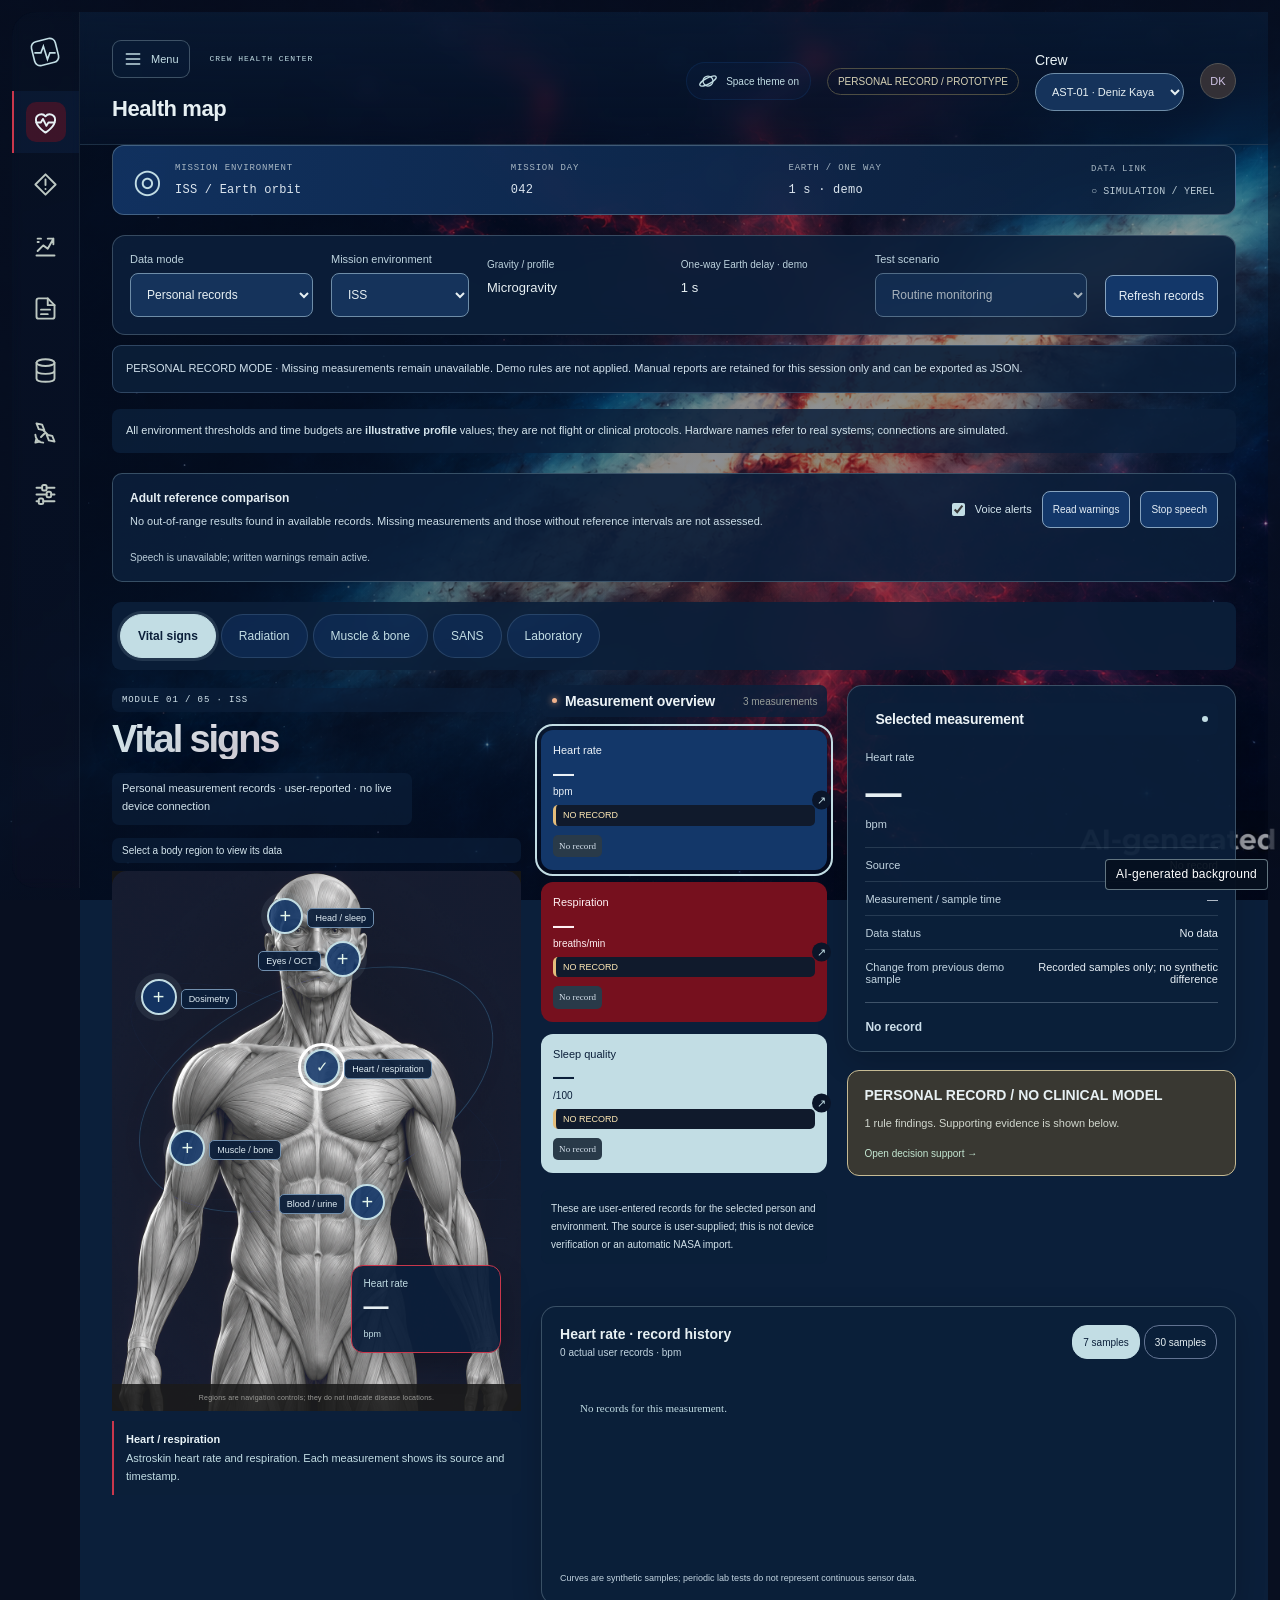
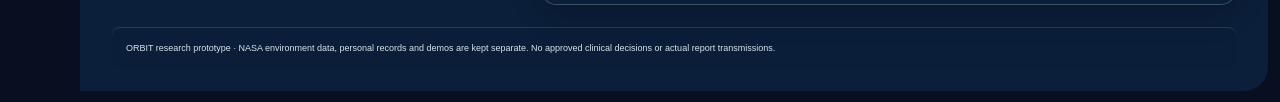
<file: Assets/index.html>
<!doctype html><html lang="en"><head><meta charset="utf-8"><meta name="viewport" content="width=device-width,initial-scale=1"><title>ORBIT | Decision Support</title><link rel="stylesheet" href="vita.css"><link rel="stylesheet" href="decision.css"><link rel="stylesheet" href="pages.css"><link rel="stylesheet" href="measurement-colors.css"><link rel="stylesheet" href="future.css"><link rel="stylesheet" href="space-theme.css?v=stars-2"><link rel="stylesheet" href="deep-space.css"><link rel="stylesheet" href="deep-space-overrides.css"><link rel="stylesheet" href="supernova.css"><link rel="stylesheet" href="sidebar.css?v=spacing-3"><link rel="stylesheet" href="data.css"><link rel="stylesheet" href="references.css"></head><body>
<aside class="sidebar"><a class="brand" href="#section"><svg viewBox="0 0 44 44" aria-hidden="true"><rect x="7" y="7" width="30" height="30" rx="7" transform="rotate(-14 22 22)" fill="none" stroke="currentColor" stroke-width="2"/><path d="M9 23h8l3-8 5 16 3-8h7" fill="none" stroke="currentColor" stroke-width="2"/></svg><strong>ORBIT<span>Autonomous decision support</span></strong></a><div class="side-caption">MISSION AREA</div><a class="side-link active" href="#section">▦ &nbsp; Health map</a><a class="side-link" href="#decisionArea">◇ &nbsp; Decision support</a><a class="side-link" href="#futureArea">Future risks</a><a class="side-link" href="#reportArea">≡ &nbsp; Medical reports</a><a class="side-link" href="#dataArea">Data entry</a><a class="side-link" href="#nasaArea">NASA data</a><a class="side-link" href="#protocolArea">⌁ &nbsp; Threshold profiles</a><div class="mission"><span>LOCAL / OFFLINE</span><strong>Mission day <b>042</b></strong><div class="mission-line"></div><small>No live sensor connected.<br>Transmissions are simulated.</small></div><div class="version">ORBIT / SUPERNOVA</div></aside>
<div class="app"><header><div><span class="header-kicker">CREW HEALTH CENTER</span><h1>Decision support console</h1></div><div class="header-right"><span class="simulation">SIMULATION / MEDICAL PROTOTYPE</span><label class="crew">Crew<select id="crew"><option value="0">AST-01 · Deniz Kaya</option><option value="1">AST-02 · Ece Yıldız</option></select></label><span class="avatar" id="avatar">DK</span></div></header>
<main id="section"><section class="context-bar" aria-label="Mission context"><label>Mission environment<select id="environment"><option value="ISS">ISS</option><option value="Moon">Moon</option><option value="Mars">Mars</option><option value="EVA">EVA / Spacewalk</option></select></label><div><small>Gravity / profile</small><strong id="gravity"></strong></div><div><small>One-way Earth delay · demo</small><strong id="latency"></strong></div><label>Test scenario<select id="scenario"><option value="nominal">Routine monitoring</option><option value="exertion">Exertion / respiration</option><option value="storm">Radiation event + blood finding</option><option value="bone">Strength loss + urinary calcium</option><option value="sans">OCT + visual symptoms</option><option value="stale">Sensor data outdated</option></select></label><button id="refreshData" class="outline-button">New demo sample</button></section>
<p class="context-note">All environment thresholds and time budgets are <b>illustrative profile</b> values; they are not flight or clinical protocols. Hardware names refer to real systems; connections are simulated.</p>
<div class="app-page" data-page="health"><nav class="tabs" role="tablist" aria-label="Health modules"></nav><div class="dashboard"><section class="body-view"><div class="eyebrow" id="moduleCode"></div><h2 id="title"></h2><p id="desc"></p><div class="map-instruction">Select a body region to view its data</div><div class="anatomy" id="bodyMap"><img src="anatomy.png" alt="Illustrative muscle anatomy for the interactive health map"><button class="hotspot hs-head" data-region="head" aria-label="Open head and sleep data"><span>Head / sleep</span></button><button class="hotspot hs-eyes" data-region="eyes" aria-label="Open eye and OCT data"><span>Eyes / OCT</span></button><button class="hotspot hs-chest" data-region="chest" aria-label="Open heart and respiratory data"><span>Heart / respiration</span></button><button class="hotspot hs-muscle" data-region="muscle" aria-label="Open muscle and bone data"><span>Muscle / bone</span></button><button class="hotspot hs-lab" data-region="lab" aria-label="Open blood and urine data"><span>Blood / urine</span></button><button class="hotspot hs-radiation" data-region="radiation" aria-label="Open whole-body radiation data"><span>Dosimetry</span></button><div class="floating-reading"><span id="floatingName"></span><strong id="floatingValue"></strong><small id="floatingUnit"></small></div><div class="body-caption">Regions are navigation controls; they do not indicate disease locations.</div></div><div class="region-detail" id="regionDetail" aria-live="polite"></div></section>
<section class="measurements"><div class="section-heading"><h2>Measurement overview</h2><span id="metricCount"></span></div><div class="metrics" id="metrics"></div><div class="radiation-budget" id="radiationBudget" hidden></div><div class="sensor-info" id="sensorInfo"></div></section>
<aside class="details"><section class="reading-detail"><div class="section-heading"><h2>Selected measurement</h2><span class="mini-dot"></span></div><div id="readingName" class="reading-caption"></div><div id="readingValue" class="reading-value"></div><div id="readingUnit" class="reading-unit"></div><div class="reading-row"><span>Source</span><b id="readingSource"></b></div><div class="reading-row"><span>Measurement / sample time</span><b id="readingTime"></b></div><div class="reading-row"><span>Data status</span><b id="readingQuality"></b></div><div class="reading-row"><span>Change from previous demo sample</span><b id="readingDelta"></b></div></section><section class="decision-summary" aria-live="polite"><span class="status-label" id="statusLabel"></span><p id="statusDescription"></p><a href="#decisionArea">Open decision support →</a></section></aside>
<section class="chart-panel" id="chartArea"><div class="plot-head"><div><h2 id="chartTitle"></h2><p id="period"></p></div><div class="range"><button data-days="7">7 samples</button><button data-days="30">30 samples</button></div></div><canvas id="plot" role="img"></canvas><p class="chart-note">Curves are synthetic samples; periodic lab tests do not represent continuous sensor data.</p></section></div>
</div><section class="decision-area app-page" data-page="decision" id="decisionArea" hidden><div class="section-heading"><h2>Cross-alerts and draft responses</h2><span>Rules: DEMO-0.1 · unapproved</span></div><div id="alerts" aria-live="polite"></div><div class="pause-tool"><div><strong>60-second reassessment</strong><p>Demo timer only; it does not advise waiting when emergency symptoms occur.</p></div><output id="pauseClock">01:00</output><button class="outline-button" id="pauseButton">Start timer</button><button class="outline-button" id="pauseReset">Reset</button></div></section>
<section id="reportArea" class="report-area app-page" data-page="reports" hidden><div class="section-heading"><h2>Dual-destination medical report</h2><span>Local simulation queue</span></div><p>Critical demo events automatically create reports. No clinical decisions or actual external transmissions are made.</p><div class="report-actions"><button id="createReport" class="outline-button">Report current status</button><button id="simulateDelivery" class="outline-button">Simulate delivery cycle</button><button id="exportReport" class="outline-button">Export selected report as JSON</button></div><div class="report-layout"><div id="reportQueue"></div><pre id="reportPreview" tabindex="0" aria-label="Selected medical report summary"></pre></div><p id="reportStatus" role="status"></p></section>
<section class="app-page future-area" data-page="future" id="futureArea" hidden><div class="future-heading"><p id="futureContext"></p><h2>Future risks</h2><p>Hypothetical comparison of continued conditions and reduced exposure. This screen does not predict whether or when a disease will occur, or an individual's probability.</p></div><div class="future-controls"><label>Comparison period<select id="futureDays"><option value="1">1 days</option><option value="7" selected>7 days</option><option value="30">30 days</option></select></label><label>Assumed personal dose rate reduction<input id="futureReduction" type="range" min="0" max="80" step="10" value="50" aria-describedby="futureAssumptions"><output id="futureReductionValue">50%</output></label></div><div class="future-assumptions" id="futureAssumptions">The reduction percentage is a comparison input, not protective equipment or treatment effectiveness. The selected period is not a disease onset time. A single demo sample is not a real longitudinal data series.</div><div id="futureComparison" class="future-comparison" aria-live="polite"></div><div id="futureCards" class="future-cards"></div><div class="future-report-actions"><button class="outline-button" id="futureReport">Add comparison to medical report</button><p id="futureReportStatus" role="status"></p></div></section><section class="app-page data-area" data-page="data" id="dataArea" hidden><div class="section-heading"><h2>Personal measurement entry</h2><span>Form / CSV · separate from NASA data</span></div><p class="data-explanation">Records use the crew member and environment selected above. Units are fixed; empty fields are not measurements. Manual entry does not imply a sensor connection or medical verification. Records are stored in an encrypted local file tied to the Windows user.</p><p id="manualContext" class="data-context"></p><form id="manualForm" class="manual-form"><label>Measurement<select id="manualMetric"></select></label><label>Value<input id="manualValue" type="text" inputmode="decimal" required maxlength="24" placeholder="e.g. 72 or 1.85"></label><label>Unit<input id="manualUnit" readonly></label><label>Measurement / sample time (UTC)<input id="manualTime" type="datetime-local" required></label><label class="manual-wide">Source / device or laboratory description<input id="manualSource" required minlength="3" maxlength="120" placeholder="e.g. Blood kit result sheet; entered by user"></label><label class="manual-wide">Measurement conditions<select id="manualMeasureContext"><option value="unknown">Unknown / not specified</option><option value="rest">Adult — resting</option><option value="activity">Activity / exercise</option><option value="sleep">During sleep</option><option value="normal-diet">Normal diet / complete 24-hour urine</option><option value="other-diet">Other diet / conditions</option></select></label><fieldset class="reference-inputs"><legend>Report reference interval (optional)</legend><label>Lower limit<input id="manualRefLow" inputmode="decimal" type="text" maxlength="24"></label><label>Upper limit<input id="manualRefHigh" inputmode="decimal" type="text" maxlength="24"></label><label>Reference source (laboratory / physician report)<input id="manualRefSource" maxlength="120" placeholder="A source is required when limits are entered"></label></fieldset><p class="reference-help manual-wide">Reference units match the selected measurement. If report-specific limits are omitted, supported measurements use a sourced general adult interval. An out-of-range result alone is not a diagnosis or an emergency.</p><label class="manual-wide">Note (optional)<input id="manualNote" maxlength="400"></label><div class="manual-wide"><button class="outline-button" type="submit" id="manualSave">Validate and save record</button></div></form><p id="manualStatus" role="status"></p><div class="csv-area"><h3>Bulk CSV import</h3><p>UTF-8 file; maximum 1 MB / 1,000 rows. Columns: <code>metric,value,unit,measuredAt,source</code>. Use an explicit UTC timestamp: <code>2026-11-15T08:30:00Z</code>. Records are saved only after all rows pass validation.</p><button id="csvTemplate" class="outline-button">Show CSV template</button><pre id="csvExample" hidden></pre><label class="csv-file">Select CSV<input type="file" id="manualCsv" accept=".csv,text/csv"></label><div id="csvPreview"></div><button id="csvCommit" class="outline-button" disabled>Import previewed records</button><p id="csvStatus" role="status"></p></div><div class="section-heading"><h2>Record history</h2><span id="recordCount"></span></div><div class="data-table-scroll"><table class="data-table"><thead><tr><th>Measurement</th><th>Value / unit</th><th>Measurement time (UTC)</th><th>Source</th></tr></thead><tbody id="manualHistory"></tbody></table></div></section>
<section class="app-page nasa-area" data-page="nasa" id="nasaArea" hidden><div class="section-heading"><h2>NASA open data</h2><span>Environment / research context</span></div><p class="data-explanation">NASA data is kept separate from personal medical measurements. Source mission, instrument and timestamps are retained. DONKI provides research and prototyping data; it does not independently support clinical interventions or mission decisions. If a connection fails, older records retain their original dates; no substitute data is fabricated.</p><section class="nasa-panel"><div class="section-heading"><h2>DONKI · space weather from the past 7 days</h2><button id="donkiRefresh" class="outline-button">Refresh from NASA</button></div><label class="auto-refresh"><input type="checkbox" id="nasaAuto" checked>Refresh on startup and every 15 minutes</label><p id="donkiStatus" role="status"></p><div id="donkiMetadata"></div><div id="donkiEvents"></div></section><section class="nasa-panel"><div class="section-heading"><h2>RadLab · ISS / DosTel archive</h2><span>Not a personal dosimeter</span></div><p>Dated instrument archive. It does not represent the current dose of the selected astronaut or the Moon/Mars/EVA environment. Unit: <b>µGy/h</b>; not converted to mSv or effective dose.</p><div class="radlab-controls"><label>Start (UTC)<input id="radlabStart" type="datetime-local" value="2022-04-01T00:00"></label><label>End (UTC)<input id="radlabEnd" type="datetime-local" value="2022-04-01T01:00"></label><button id="radlabFetch" class="outline-button">Fetch archive</button></div><p id="radlabStatus" role="status"></p><p id="radlabMetadata"></p><div class="data-table-scroll"><table class="data-table"><thead><tr><th>Measurement time (UTC)</th><th>Instrument</th><th>Environment</th><th>Absorbed dose rate (µGy/h)</th></tr></thead><tbody id="radlabRows"></tbody></table></div></section><p class="data-explanation">Sources: ccmc.gsfc.nasa.gov/DONKI and visualization.osdr.nasa.gov/radlab. Requests contain only public event dates and ISS/DosTel archive dates; personal records are not sent to NASA.</p></section>
<section id="protocolArea" class="protocol-area app-page" data-page="profiles" hidden><h2>Environment thresholds, assumptions and sources</h2><div id="profileTable"></div><p>Session dose budget / personal dose rate calculations are illustrative planning projections, not safe stay durations. CAD measurements are not added directly to career effective dose; an approved radiation model is required.</p><p>Lymphocytes and urinary calcium alone cannot establish a diagnosis. OCT does not directly measure intracranial or intraocular pressure. Fluid and exercise interventions require an individual medical plan.</p><ul><li>NASA-STD-3001 V1 4030: career spaceflight effective dose must remain below 600 mSv.</li><li>Astroskin: heart rate / respiratory measurements; sleep quality here is a derived demo score.</li><li>EVA: CAD vacuum compatibility is not assumed; a suitable EVA dosimeter is required.</li></ul><p>Full source links and application limitations are in the bundled README.md file.</p></section><p class="footnote">ORBIT research prototype · NASA environment data, personal records and demos are kept separate. No approved clinical decisions or actual report transmissions.</p></main></div><script src="bridge.js"></script><script src="engine.js"></script><script src="app.js"></script><script src="future.js"></script><script src="manual-data.js"></script><script src="nasa-data.js"></script><script src="pages.js"></script><script src="nav-icons.js"></script><script src="space-theme.js"></script><script src="supernova.js"></script><script src="sidebar.js"></script><script src="references.js"></script></body></html>
</file>
<file: Assets/vita.css>
:root{color-scheme:dark;--bg:#1b1b1b;--text:#f2f2ee;--muted:#a6a6a5;--line:#3b3b3d;--mint:#7ac9ba;--accent:#7ac9ba}*{box-sizing:border-box}html{scroll-padding-top:25px}body{margin:0;background:linear-gradient(125deg,#55574d,#3f384d);color:var(--text);font:14px 'Segoe UI',sans-serif;min-height:100vh;padding:12px}button,select{font:inherit;color:inherit}button,a,select{touch-action:manipulation}button{cursor:pointer}a{color:inherit;text-decoration:none}button:focus-visible,a:focus-visible,select:focus-visible{outline:3px solid #fff;outline-offset:3px}.sidebar{position:fixed;left:12px;top:12px;bottom:12px;width:178px;background:#2c2d2f;border-radius:24px 0 0 24px;z-index:3;display:flex;flex-direction:column;overflow:hidden}.brand{padding:28px 25px 30px;display:block}.brand svg{width:43px;height:43px;margin-bottom:10px}.brand strong{font-size:19px;letter-spacing:.1em;display:block}.brand strong span{display:block;font-size:10px;font-weight:400;color:#d8d8d8;letter-spacing:.025em;margin-top:4px}.side-caption{font-size:9px;color:#909192;padding:0 23px 13px;letter-spacing:.1em}.side-link{display:flex;align-items:center;gap:11px;min-height:52px;padding:12px 21px;font-size:11px;color:#d4d4d4}.side-link span{font-size:19px;width:19px}.side-link.active{background:#1b1b1b;border-radius:25px 0 0 25px;margin-left:12px;padding-left:15px;color:#fff;font-weight:600}.side-link:hover{color:#a8e2d6}.mission{margin:auto 22px 20px;padding-top:35px}.mission>span{font-size:8px;letter-spacing:.09em;color:#a3a5a4}.mission strong{display:block;font-size:11px;font-weight:400;margin:12px 0}.mission b{font-size:25px;display:block;letter-spacing:.08em;font-weight:500;margin-top:3px}.mission-line{height:3px;background:linear-gradient(90deg,#a4ceba,#f0b392,#a99adf);border-radius:3px;margin:16px 0}.mission small{font-size:10px;color:#a6a8a7;line-height:1.8}.version{font-size:8px;color:#8e9090;padding:0 22px 22px;letter-spacing:.06em}.app{background:#1b1b1b;border-radius:0 24px 24px 0;margin-left:178px;min-height:calc(100vh - 24px);overflow:hidden}header{padding:28px 32px 22px;display:flex;justify-content:space-between;align-items:center;gap:20px}.header-kicker{font-size:8px;color:#929492;letter-spacing:.15em}h1{font-size:22px;margin:6px 0 0;letter-spacing:-.02em}.header-right{display:flex;align-items:center;gap:16px}.simulation{font-size:10px;border:1px solid #4e4e43;border-radius:20px;padding:7px 10px;color:#d7d2b6;white-space:nowrap}.crew{display:grid;gap:5px}.crew>span{font-size:9px;color:#a1a4a2}select{background:#2c2d2f;border:1px solid #444548;border-radius:20px;padding:9px 12px;font-size:11px;min-height:38px;max-width:220px}.avatar{display:grid;place-items:center;flex-shrink:0;width:36px;height:36px;border-radius:50%;border:1px solid #535455;color:#d1c4e7;background:#333036;font-size:11px}main{padding:0 32px 22px}.tabs{display:flex;gap:5px;margin:0 0 22px;flex-wrap:wrap}.tabs button{border:1px solid #424346;background:#2c2d2e;color:#aaaeb0;min-height:38px;padding:8px 17px;border-radius:22px;font-size:11px}.tabs button span{display:none}.tabs button[aria-selected=true]{background:linear-gradient(110deg,#acd2bc,#e7bbac,#b5a0da);border-color:#b6b8ab;color:#202123;font-weight:650;box-shadow:0 0 0 4px #343632}.dashboard{display:grid;grid-template-columns:minmax(240px,1.1fr) minmax(150px,.58fr) minmax(230px,.9fr);gap:25px 20px;align-items:start}.body-view{grid-column:1;grid-row:1 / span 2;position:relative;min-width:0;overflow:hidden}.eyebrow{font-size:9px;letter-spacing:.12em;color:#9da29e;margin:3px 0 8px}.body-view h2{font-size:46px;line-height:1.02;font-weight:600;letter-spacing:-.055em;margin:0 0 14px;background:linear-gradient(105deg,#bbd8b9,#ebbaa9,#b7a1e5);background-clip:text;color:transparent;overflow-wrap:anywhere}.body-view>p{font-size:11px;color:#a4aaa7;line-height:1.6;max-width:300px;margin:0}.anatomy{position:relative;height:540px;margin-top:8px;background:radial-gradient(ellipse at 50% 55%,#a6a9aa25,transparent 64%)}.anatomy img{width:100%;height:100%;object-fit:cover;object-position:center top;mix-blend-mode:lighten;filter:contrast(1.04)}.body-caption{position:absolute;bottom:0;left:0;right:0;font-size:7px;letter-spacing:.03em;color:#9c9c98;text-align:center;background:#1b1b1be0;padding:10px 3px}.target{position:absolute;left:52%;top:32%;width:60px;height:60px;border:1px solid #d88e9360;background:#d7838e20;border-radius:50%;box-shadow:0 0 35px #d7838e20;pointer-events:none}.floating-reading{position:absolute;top:44%;right:3px;width:128px;padding:12px;background:#292a2cee;border:1px solid #77716d;border-radius:12px;box-shadow:0 12px 28px #0004}.floating-reading>span{font-size:10px;display:block;color:#dadbd7}.floating-reading strong{font-size:21px;display:block;line-height:1.4}.floating-reading small{font-size:9px;color:#b8bebc}.floating-reading svg{display:block;width:100%;height:30px;color:#f1939c;margin-top:6px}.section-heading{display:flex;align-items:center;justify-content:space-between;margin:0 0 13px;gap:8px}.section-heading h2{font-size:14px;font-weight:600;letter-spacing:-.015em;margin:0}.section-heading h2:before{content:'';display:inline-block;width:5px;height:5px;border-radius:50%;background:#f1b28c;box-shadow:0 0 7px #f1b28c;margin:0 8px 3px 1px}.section-heading>span{font-size:10px;color:#959c98}.metrics{display:flex;flex-direction:column;gap:12px}.card{--tone:#81cbb9;position:relative;display:grid;grid-template-columns:28px 1fr;column-gap:8px;align-items:center;text-align:left;padding:12px 11px;background:var(--tone);color:#142d29;border:0;border-radius:12px;min-height:74px;min-width:0;box-shadow:none}.card:nth-child(4n+2){--tone:#a7a8ec;color:#252643}.card:nth-child(4n+3){--tone:#f38f99;color:#44282d}.card:nth-child(4n){--tone:#f4b07b;color:#49301f}.card[aria-pressed=true]{outline:2px solid #f3f3e8;outline-offset:3px}.card:hover{filter:brightness(1.07)}.card .metric-icon{grid-column:1;grid-row:1 / span 3;color:inherit!important;background:#0002;display:grid;place-items:center;width:28px;height:28px;border-radius:50%;margin:0}.card .metric-icon svg{width:18px;height:18px}.card>span:not(.metric-icon):not(.selection-mark){grid-column:2;font-size:10px;line-height:1.35;color:inherit}.card strong{grid-column:2;font-size:17px;line-height:1.25;font-weight:650;margin-top:2px;overflow-wrap:anywhere}.card small{grid-column:2;font-size:9px;opacity:.85}.card:after{content:'↗';position:absolute;right:-4px;top:50%;transform:translateY(-50%);width:19px;height:19px;border-radius:50%;background:#252728;color:#f2f2e9;text-align:center;line-height:19px;font-size:11px}.selection-mark{display:none}.spark{display:none}.details{grid-column:3;min-width:0}.reading-detail{background:#2b2c2d;border-radius:15px;padding:17px}.reading-detail .section-heading h2:before{display:none}.reading-detail .section-heading{margin-bottom:16px}.mini-dot{width:6px;height:6px;background:#8ad1ba;border-radius:50%}.reading-caption{font-size:11px;color:#b8bdbb}.reading-value{font-size:37px;font-weight:600;letter-spacing:-.05em;line-height:1.25;margin:7px 0 0}.reading-unit{font-size:11px;color:#a8b6af;margin:3px 0 17px}.reading-row{border-top:1px solid #454748;display:flex;justify-content:space-between;gap:10px;padding:11px 0 0;margin-top:10px;font-size:10px;color:#aeb4b1}.reading-row b{font-weight:500;color:#d5dbd7;text-align:right;font-size:10px}.logs{margin-top:25px}#recordCrew{font-size:10px;color:#949e98;margin:0 0 13px}.record{background:#bd939b;color:#30282a;border-radius:11px;padding:13px;margin-bottom:11px;font-size:11px;line-height:1.5}.record:nth-child(2n){background:#81b9c5;color:#1e3338}.record time{display:block;font-size:9px;opacity:.8;margin-bottom:4px}.chart-panel{grid-column:2 / span 2;background:#292b2c;border-radius:15px;padding:18px;min-width:0}.plot-head{display:flex;align-items:center;justify-content:space-between;gap:15px}.plot-head h2{font-size:14px;margin:0 0 5px;font-weight:600}.plot-head p{font-size:10px;color:#a3aea8;margin:0}.range{display:flex;gap:4px}.range button{font-size:10px;border-radius:15px;border:1px solid #515454;padding:8px 10px;min-height:34px;background:none;white-space:nowrap}.range button[aria-pressed=true]{background:#d4dfd6;color:#252e2b;border-color:#d4dfd6}.chart-key{display:flex;gap:12px;font-size:9px;margin-top:8px}.chart-key[hidden]{display:none}.chart-key span:first-child{color:#a6c6df}.chart-key span:last-child{color:#a9bfff}canvas{display:block;width:100%;height:175px;margin-top:13px}.footnote{font-size:9px;line-height:1.7;color:#929b95;margin:22px 0 0;border-top:1px solid #343938;padding-top:13px}body[data-module="1"] .target{top:54%;left:42%;background:#a9a9e833;border-color:#a9a9e8}body[data-module="2"] .target{top:10%;left:43%;background:#f3ba7830;border-color:#f3ba78}body[data-module="3"] .target{top:12%;left:48%;width:40px;height:28px;background:#a9a9e833;border-color:#a9a9e8}
@media(min-width:1450px){.dashboard{gap:26px;grid-template-columns:minmax(320px,1.15fr) minmax(185px,.65fr) minmax(280px,1fr)}.anatomy{height:640px}.card{min-height:80px}.body-view h2{font-size:58px}canvas{height:220px}}
@media(max-width:1150px){.sidebar{width:150px}.app{margin-left:150px}.brand{padding:25px 20px}.side-link{font-size:10px;padding-left:16px}.side-caption{padding-left:20px}.mission{margin-left:20px;margin-right:20px}header{padding:25px 22px 20px}main{padding:0 22px 20px}.dashboard{grid-template-columns:minmax(230px,1fr) minmax(250px,1fr);gap:22px}.body-view{grid-row:1 / span 3}.measurements{grid-column:2}.metrics{display:grid;grid-template-columns:repeat(2,minmax(0,1fr));gap:12px}.card{grid-template-columns:1fr;min-height:97px;padding:12px}.card .metric-icon{display:none}.card>span:not(.metric-icon):not(.selection-mark),.card strong,.card small{grid-column:1}.details{grid-column:2}.chart-panel{grid-column:1 / span 2;grid-row:auto}.anatomy{height:620px}.header-right{gap:10px}.simulation{font-size:8px}.avatar{display:none}.body-view h2{font-size:41px}.logs{margin-top:20px}.reading-detail{padding:15px}.reading-value{font-size:32px}.reading-row{padding-top:8px;margin-top:8px}.tabs button{padding:8px 12px;font-size:10px}}
@media(max-width:820px){body{padding:0}.sidebar{left:0;top:0;bottom:0;width:80px;border-radius:0}.brand{padding:24px 17px}.brand strong{font-size:12px}.brand strong span,.side-caption,.side-link,.mission{display:none}.version{margin-top:auto;padding:15px 13px;font-size:7px}.app{margin-left:80px;border-radius:0;min-height:100vh}header{padding:20px 18px;align-items:flex-start}.header-right{flex-direction:column-reverse;align-items:flex-end;gap:8px}.simulation{padding:5px 8px}main{padding:0 18px 20px}.dashboard{grid-template-columns:minmax(180px,.9fr) minmax(230px,1.1fr);gap:18px}.body-view h2{font-size:34px}.anatomy{height:600px}.floating-reading{width:108px;padding:10px}.tabs{gap:5px}.tabs button{min-height:40px;padding:8px 10px;font-size:10px}.header-kicker{font-size:7px}h1{font-size:19px}.crew>span{display:none}select{font-size:10px;max-width:185px}.body-view>p{font-size:10px}.body-caption{font-size:6px}}
@media(max-width:600px){.sidebar{width:58px}.brand{padding:20px 8px}.brand svg{width:35px}.brand strong{font-size:9px}.app{margin-left:58px}.version{padding:10px 8px}header{padding:18px 13px;gap:10px}.header-right{gap:7px}h1{font-size:18px}select{max-width:158px;padding:8px;font-size:9px}.simulation{font-size:7px}main{padding:0 13px 18px}.tabs button{padding:8px 9px;font-size:9px;min-height:40px}.dashboard{grid-template-columns:1fr}.body-view{grid-row:auto;grid-column:1;display:grid;grid-template-columns:1fr 1fr;min-height:240px}.body-view .eyebrow{grid-column:1}.body-view h2{grid-column:1;font-size:32px}.body-view>p{grid-column:1}.anatomy{grid-column:2;grid-row:1 / span 4;height:290px;margin:0}.floating-reading{top:52%;right:0;width:95px}.floating-reading strong{font-size:18px}.floating-reading svg{height:20px}.body-caption{display:none}.measurements,.details,.chart-panel{grid-column:1}.metrics{grid-template-columns:repeat(2,minmax(0,1fr))}.details{display:block}.card{min-height:90px}.section-heading h2{font-size:14px}.logs{margin-top:22px}.plot-head{flex-wrap:wrap}canvas{height:190px}}
</file>
<file: Assets/decision.css>
.app{overflow:visible}.sidebar{width:178px}.app{margin-left:178px}.context-bar{display:flex;gap:18px;align-items:end;flex-wrap:wrap;background:#262a2b;border:1px solid #444b49;border-radius:13px;padding:17px;margin-bottom:10px}.context-bar label{display:grid;gap:8px;font-size:11px;color:#b8c5c0}.context-bar small{display:block;font-size:10px;color:#a5b6af;margin-bottom:10px}.context-bar strong{display:block;font-size:13px;font-weight:500;min-height:37px}.context-bar select{font-size:12px;border-radius:8px;min-height:44px;max-width:270px}.context-bar>div{flex:1}.context-note{font-size:11px;line-height:1.7;color:#b3bbb4;margin:10px 0 20px}.outline-button{min-height:42px;border:1px solid #72867d;border-radius:8px;background:#303b35;color:#e5f0e9;font-size:12px;padding:10px 13px;cursor:pointer}.outline-button:hover{background:#43534a}.outline-button:disabled{opacity:.5;cursor:default}.dashboard{grid-template-columns:minmax(260px,1fr) minmax(180px,.7fr) minmax(250px,.95fr)}.tabs{position:sticky;top:0;background:#1b1b1bf5;z-index:5;padding:12px 0;margin-bottom:15px}.tabs button{min-height:44px;font-size:12px}.body-view{overflow:visible}.body-view h2{font-size:38px}.body-view>p{min-height:52px}.anatomy{height:540px}.anatomy img{pointer-events:none}.map-instruction{font-size:10px;color:#c2d5c9;margin-top:13px}.hotspot{position:absolute;z-index:2;width:36px;height:36px;min-width:36px;min-height:36px;border:2px solid #a5dfca;background:#233c34cc;border-radius:50%;cursor:pointer;box-shadow:0 0 0 6px #91d6b314;color:#e3f5eb}.hotspot:after{content:'+';font-size:20px;line-height:1}.hotspot span{position:absolute;background:#202d27ed;border:1px solid #799e8b;color:#e6f2e9;border-radius:5px;padding:4px 7px;white-space:nowrap;font-size:9px;top:8px;left:38px}.hotspot[aria-pressed=true]{outline:3px solid #fff;outline-offset:3px}.hotspot[aria-pressed=true]:after{content:'✓';font-size:15px}.hotspot[data-alert=true]{border-color:#ffb3ad;background:#743e3ddd;box-shadow:0 0 0 7px #ef8c7c20}.hotspot[data-alert=true] span:before{content:'! ';font-weight:bold}.hs-head{left:38%;top:5%}.hs-eyes{left:52%;top:13%}.hs-eyes span{left:auto;right:38px}.hs-chest{left:47%;top:33%}.hs-muscle{left:14%;top:48%}.hs-lab{left:58%;top:58%}.hs-lab span{left:auto;right:38px}.hs-radiation{left:7%;top:20%}.floating-reading{top:73%;width:150px;right:5%;z-index:1}.floating-reading strong{font-size:25px}.region-detail{font-size:11px;color:#c4d2c9;line-height:1.7;border-left:2px solid #a3c7b1;padding:9px 12px;background:#242b27;border-radius:0 7px 7px 0;margin-top:10px}.region-detail strong{display:block;color:#f0f5ed}.card{min-height:88px;grid-template-columns:1fr;padding:13px 12px}.card>span:not(.metric-icon):not(.selection-mark),.card strong,.card small{grid-column:1}.card strong{font-size:21px}.card>span:not(.metric-icon):not(.selection-mark){font-size:11px}.card small{font-size:10px}.card[aria-pressed=true]{outline-width:2px}.card .data-tag{font-size:8px!important;opacity:.8;margin-top:5px}.card.stale{background:#bcb8a7!important}.sensor-info{font-size:10px;line-height:1.8;color:#b1bdb6;margin:17px 0}.reading-row{font-size:11px}.reading-row b{font-size:11px;overflow-wrap:anywhere}.reading-value{font-size:36px}.decision-summary{margin-top:18px;background:#26342e;border:1px solid #687e70;border-radius:12px;padding:16px}.decision-summary[data-severity=critical]{background:#462b2c;border-color:#de918a}.decision-summary[data-severity=warning]{background:#40372c;border-color:#c6a276}.decision-summary[data-severity=hold]{background:#393832;border-color:#c6bb94}.status-label{font-size:14px;font-weight:650}.decision-summary p{font-size:11px;color:#d1d7ce;line-height:1.7}.decision-summary a{font-size:10px;color:#c5e8d3;display:block;margin-top:15px}.chart-note{font-size:9px;color:#a4b2aa;line-height:1.7;margin-bottom:0}.chart-panel canvas{height:190px}.radiation-budget{border:1px solid #6f8072;border-radius:12px;padding:15px;margin-top:17px;background:#2a302c}.radiation-budget h3{font-size:12px;margin:0 0 12px}.radiation-budget strong{font-size:24px}.radiation-budget p{font-size:10px;color:#c1cfc5;line-height:1.7}.radiation-budget progress{width:100%;height:12px;accent-color:#b7cba9}.decision-area,.report-area,.protocol-area{margin-top:30px;padding-top:24px;border-top:1px solid #4d5850;scroll-margin-top:75px}.decision-area>.section-heading,.report-area>.section-heading{align-items:baseline;flex-wrap:wrap}.decision-area>.section-heading>span,.report-area>.section-heading>span{font-size:10px}.alert{padding:18px;border-radius:12px;background:#303c34;border-left:4px solid #a3c7a3;margin-bottom:12px}.alert[data-level=critical]{background:#442b2d;border-color:#f19e9b}.alert[data-level=warning]{background:#3d362c;border-color:#e3bc7d}.alert[data-level=hold]{background:#353632;border-color:#d1c69c}.alert-header{display:flex;gap:12px;align-items:baseline;justify-content:space-between}.alert h3{font-size:14px;margin:0}.alert-header>span{font-size:9px;white-space:nowrap}.alert p{font-size:12px;line-height:1.8;color:#d2dacf;margin:10px 0 0}.alert .evidence{color:#b9c7bf;font-size:11px}.alert .protocol{font-size:9px;color:#b9c7bf}.pause-tool{display:flex;align-items:center;gap:15px;padding:16px;border:1px solid #4c5c50;border-radius:12px;flex-wrap:wrap}.pause-tool>div{flex:1}.pause-tool strong{font-size:12px}.pause-tool p,.report-area>p{font-size:11px;line-height:1.7;color:#a9b8ae}.pause-tool output{font:30px Consolas,monospace;color:#d1e9d7}.report-actions{display:flex;gap:10px;flex-wrap:wrap;margin:18px 0}.report-layout{display:grid;grid-template-columns:minmax(240px,.8fr) minmax(260px,1.2fr);gap:18px}#reportQueue{max-height:430px;overflow:auto}.queue-item{display:block;width:100%;background:#2a3430;border:1px solid #566a5d;border-radius:10px;padding:13px;margin:0 0 10px;color:#dbe7dc;text-align:left;cursor:pointer}.queue-item[aria-pressed=true]{border-color:#d7ebd4}.queue-item strong{font-size:12px}.queue-item span{display:block;font-size:10px;line-height:1.7;margin-top:5px}.queue-item small{display:block;font-size:9px;color:#aab9ae;margin-top:4px}#reportPreview{white-space:pre-wrap;overflow-wrap:anywhere;background:#242a27;border:1px solid #424c44;border-radius:10px;margin:0;padding:17px;font:11px/1.8 Consolas,monospace;color:#cfdfd3;max-height:430px;overflow:auto}.protocol-area{font-size:11px;color:#c0cdc3;line-height:1.8}.protocol-area summary{cursor:pointer;min-height:42px;font-size:13px;color:#e2eade}.protocol-area table{width:100%;border-collapse:collapse;font-size:10px;margin:15px 0}.protocol-area th,.protocol-area td{border-bottom:1px solid #49584c;text-align:left;padding:10px}.protocol-area>div{overflow:auto}.report-area #reportStatus{color:#cbdfcd}.empty-note{font-size:12px;color:#c5d4c9;background:#26352c;padding:18px;border-radius:9px}.mini-dot{background:#d7b787}body[data-module] .target{display:none}button,select{scroll-margin-top:85px}
@media(max-width:1150px){.dashboard{grid-template-columns:minmax(245px,.95fr) minmax(260px,1.05fr)}.measurements{grid-column:2}.details{grid-column:2}.body-view{grid-row:1 / span 3}.body-view h2{font-size:33px}.anatomy{height:550px}.metrics{display:grid;grid-template-columns:repeat(2,minmax(0,1fr))}.chart-panel{grid-column:1 / span 2}.context-bar{gap:12px}.context-bar>div{min-width:140px}.sidebar{width:150px}.app{margin-left:150px}.report-layout{grid-template-columns:1fr}}
@media(max-width:820px){.sidebar{width:80px}.app{margin-left:80px}.dashboard{grid-template-columns:minmax(205px,.9fr) minmax(230px,1.1fr)}.body-view h2{font-size:29px}.anatomy{height:500px}.hotspot span{font-size:8px;padding:3px 5px}.hotspot{width:34px;height:34px;min-width:34px;min-height:34px}.hotspot span{left:35px}.hs-eyes span,.hs-lab span{left:auto;right:35px}.context-bar select{max-width:220px}.card strong{font-size:20px}.sidebar .side-link{display:flex;justify-content:center;padding:12px 5px;font-size:8px}.body-view>p{font-size:11px}}
@media(max-width:600px){.sidebar{width:58px}.sidebar .side-link{font-size:7px;line-height:1.8}.app{margin-left:58px}.dashboard{display:block}.body-view{display:block;min-height:0;margin-bottom:25px}.body-view h2{font-size:32px}.body-view>p{max-width:none;min-height:0}.anatomy{height:460px;width:100%;max-width:320px;margin:auto}.measurements,.details,.chart-panel{margin-bottom:23px}.metrics{grid-template-columns:repeat(2,minmax(0,1fr))}.details{display:block}.context-bar{padding:13px}.context-bar label{width:100%}.context-bar select{width:100%;max-width:none}.context-bar>div{min-width:100px}.pause-tool{gap:12px}.pause-tool>div{flex-basis:100%}.alert-header{flex-wrap:wrap}.report-layout{display:block}#reportPreview{margin-top:15px}.tabs button{font-size:10px}.hotspot{min-width:40px;min-height:40px;width:40px;height:40px}.hotspot span{left:43px;font-size:9px}.hs-eyes span,.hs-lab span{right:43px}.floating-reading{top:75%}.reading-row b{max-width:60%}.protocol-area th,.protocol-area td{padding:8px}.header-right{min-width:0}header h1{font-size:17px}.simulation{font-size:7px}}
</file>
<file: Assets/pages.css>
.app-page[hidden]{display:none!important}
.app-page{min-height:350px}
.app-page.decision-area,.app-page.report-area,.app-page.protocol-area{margin-top:0;padding-top:13px;border-top:0;scroll-margin-top:0}
.app-page.protocol-area>h2{font-size:20px;font-weight:600;color:#e2eade;margin:0 0 20px}
.sidebar a[aria-current=page]{background:#1b1b1b;color:#fff}
header h1:focus{outline:none}
body:not([data-page=health]) .context-note{margin-bottom:24px}
body:not([data-page=health]) .footnote{margin-top:32px}
.sidebar .side-link{gap:12px;min-height:60px;padding:12px 17px;font-size:12px;line-height:1.4}
.sidebar .side-link.active{padding-left:13px}
.sidebar .side-link .nav-icon{display:grid;place-items:center;flex:0 0 34px;width:34px;height:38px;border-radius:10px;color:#bdc8c2;font-size:inherit;transition:background .15s,color .15s}
.sidebar .nav-icon svg{display:block;width:27px;height:27px}
.sidebar .side-link .nav-text{font-size:inherit;width:auto;min-width:0;flex:1}
.sidebar .side-link:hover .nav-icon{color:#d6eee0;background:#40554a66}
.sidebar .side-link[aria-current=page] .nav-icon{color:#c5ebd7;background:#34483c}
@media(max-width:1150px){.sidebar .side-link{gap:8px;padding-left:11px;padding-right:9px;font-size:10px}.sidebar .side-link.active{padding-left:10px}.sidebar .side-link .nav-icon{flex-basis:32px;width:32px}.sidebar .nav-icon svg{width:25px;height:25px}}
@media(max-width:820px){.sidebar .side-link,.sidebar .side-link.active{display:flex;flex-direction:column;align-items:center;justify-content:center;gap:6px;padding:12px 4px;margin-left:0;border-radius:0;font-size:8px;min-height:77px}.sidebar .side-link .nav-icon{flex:0 0 36px;width:38px;height:36px}.sidebar .side-link .nav-text{flex:0;text-align:center;width:100%}.sidebar .nav-icon svg{width:28px;height:28px}}
@media(prefers-reduced-motion:reduce){.sidebar .side-link .nav-icon{transition:none}}
</file>
<file: Assets/measurement-colors.css>
/* Metric identity colors remain visible when a sample is stale. */
.metrics .card:nth-child(5n+1){--tone:#8bd2bd;color:#143b30}
.metrics .card:nth-child(5n+2){--tone:#b5b2ed;color:#30294d}
.metrics .card:nth-child(5n+3){--tone:#efa0ab;color:#4b2631}
.metrics .card:nth-child(5n+4){--tone:#f1bd8f;color:#49301d}
.metrics .card:nth-child(5n){--tone:#93cbdc;color:#1b3947}
.metrics .card,.metrics .card.stale{background:var(--tone)!important}
.metrics .card .data-tag{display:table;margin-top:8px;padding:4px 7px;border-radius:5px;font-size:9px!important;line-height:1.4;opacity:1;background:#ffffff26;color:inherit}
.metrics .card.stale .data-tag{background:#202b2c; color:#fff0c7;border-left:3px solid #f0cf87}
.metrics .card.stale strong,.metrics .card.stale small{opacity:1}
.metrics .card[aria-pressed=true]{outline:2px solid #f7f4e9;outline-offset:4px}
</file>
<file: Assets/future.css>
.future-heading h2{font-size:24px;letter-spacing:-.03em;margin:10px 0}.future-heading>p{font-size:12px;color:#bdcbc2;line-height:1.8;max-width:850px}.future-heading #futureContext{font:11px Consolas,monospace;color:#9dbea9}.future-controls{display:flex;flex-wrap:wrap;align-items:center;gap:24px;padding:18px;background:#29352f;border:1px solid #526959;border-radius:12px;margin:20px 0}.future-controls label{display:grid;gap:10px;font-size:12px;color:#cfdfd3}.future-controls select{min-height:42px;border-radius:8px;font-size:12px}.future-controls input{width:220px;accent-color:#b9d7bc;min-height:28px}.future-controls output{font:14px Consolas,monospace;color:#d7ead6}.future-assumptions{padding:15px 18px;border-left:3px solid #c2ad7c;background:#302f26;color:#d8d3bf;font-size:11px;line-height:1.8;border-radius:0 8px 8px 0}.future-comparison{padding:20px;border:1px solid #54695c;border-radius:12px;margin:20px 0;background:#242f29}.future-comparison h3{font-size:15px;margin:0 0 17px}.future-comparison p{font-size:11px;color:#c8d6cb;line-height:1.8}.future-dose-rows{display:grid;grid-template-columns:1fr 1fr;gap:24px}.future-dose-row>span{font-size:11px;color:#c9d9cd}.future-dose-row>strong{display:block;font:29px Consolas,monospace;margin:10px 0}.future-dose-track{height:9px;background:#47524a;border-radius:7px;overflow:hidden}.future-dose-track i{display:block;height:100%;border-radius:7px}.future-small{font-size:10px!important;color:#a9bbaa!important}.future-cards{display:grid;grid-template-columns:1fr 1fr;gap:18px;margin:22px 0}.future-card{border:1px solid #506658;background:#252f29;border-radius:13px;padding:20px}.future-card[data-watch=true]{border-color:#c8a075}.future-card-heading{display:flex;justify-content:space-between;gap:10px;flex-wrap:wrap}.future-card h3{font-size:16px;margin:0}.future-card-heading>span{font-size:9px;color:#c7d9cb;line-height:1.7}.future-card[data-watch=true] .future-card-heading>span{color:#efc59a}.future-potential{font-size:12px;color:#d0dfd1;line-height:1.8}.future-evidence{padding-left:18px;font:11px/1.9 Consolas,monospace;color:#b4cdbb}.future-data{font-size:10px;color:#b7cbbd;margin:14px 0}.future-scenarios{border-top:1px solid #4d6153;padding-top:3px}.future-scenarios h4{font-size:11px;color:#e4ecdf;margin:14px 0 6px}.future-scenarios p{font-size:11px;color:#c0d0c3;line-height:1.8;margin:0}.future-missing{margin:18px 0 12px;padding:12px;background:#33352b;border-radius:8px;color:#d4d3bc}.future-missing strong{font-size:11px}.future-missing p{font-size:10px;line-height:1.8;margin:6px 0 0}.future-source{font-size:9px;color:#b3d9c2;text-decoration:underline;line-height:1.7}.future-report-actions{display:flex;gap:15px;align-items:center;flex-wrap:wrap}.future-report-actions p{font-size:11px;color:#bbd7c4}.sidebar{overflow-y:auto}.sidebar .mission{padding-top:20px}.sidebar .side-link{flex-shrink:0}
@media(max-width:1000px){.future-cards{grid-template-columns:1fr}.future-dose-rows{gap:18px}.future-dose-row>strong{font-size:24px}}
@media(max-width:600px){.future-dose-rows{grid-template-columns:1fr}.future-controls{gap:18px}.future-controls input{width:180px}.future-heading h2{font-size:21px}.future-card{padding:16px}}
.future-source p{overflow-wrap:anywhere}.future-source summary{cursor:pointer;min-height:28px;padding:5px 0}
</file>
<file: Assets/space-theme.css>
.space-theme-toggle{display:flex;align-items:center;justify-content:center;gap:8px;border:1px solid #586267;background:#293032;color:#d7e1e5;border-radius:20px;padding:8px 11px;font-size:10px;min-height:38px;cursor:pointer;white-space:nowrap}.space-theme-toggle svg{width:20px;height:20px;flex-shrink:0}.space-theme-toggle:hover{background:#39444a}
.space-sky,.space-mission-strip,.space-body-orbit{display:none}
body[data-space-theme=on]{--space-rgb:115,174,224;--space-accent:#b5d9fa;--space-deep:#101b28;--space-planet:#346b94;--space-rock:#1d354b;background:linear-gradient(135deg,#172332,#222337 70%,#25332f)}
body[data-space-theme=on][data-space-environment=Moon]{--space-rgb:182,181,208;--space-accent:#d8d8ec;--space-deep:#191b26;--space-planet:#7d829b;--space-rock:#41424e}
body[data-space-theme=on][data-space-environment=Mars]{--space-rgb:209,143,104;--space-accent:#efc0a2;--space-deep:#231c1d;--space-planet:#a36144;--space-rock:#4b2d29}
body[data-space-theme=on][data-space-environment=EVA]{--space-rgb:117,193,207;--space-accent:#b5e8f2;--space-deep:#0d1b23;--space-planet:#346574;--space-rock:#1c3543}
body[data-space-theme=on] .app{position:relative;isolation:isolate;background:linear-gradient(180deg,var(--space-deep),#171c20 500px,#1b1d1e 1000px)}
body[data-space-theme=on] .app>header,body[data-space-theme=on] .app>main{position:relative;z-index:1}
body[data-space-theme=on] .space-sky{display:block;position:absolute;inset:0;overflow:hidden;pointer-events:none;z-index:0;border-radius:0 24px 24px 0;background:radial-gradient(ellipse 900px 450px at 90% 0,rgba(var(--space-rgb),.10),transparent 75%)}
body[data-space-theme=on] .space-sky:before{content:'';position:absolute;inset:0;opacity:.48;background-image:radial-gradient(1px 1px at 29px 41px,#d5e4ef 65%,transparent),radial-gradient(.7px .7px at 173px 97px,#bacbe1 65%,transparent),radial-gradient(.8px .8px at 89px 214px,#c9d7e5 65%,transparent),radial-gradient(.6px .6px at 238px 159px,#b8cde0 65%,transparent),radial-gradient(1.2px 1.2px at 311px 281px,#e3eaf2 55%,transparent),radial-gradient(.7px .7px at 359px 63px,#b8cddd 65%,transparent),radial-gradient(.6px .6px at 142px 306px,#d0dce8 65%,transparent);background-size:397px 347px,463px 419px,521px 389px,359px 457px,617px 523px,487px 373px,433px 491px;mask-image:none}
body[data-space-theme=on] .space-sky:after{content:'';position:absolute;right:-85px;top:-365px;width:570px;height:570px;border-radius:50%;border:1px solid rgba(var(--space-rgb),.35);box-shadow:0 2px 14px rgba(var(--space-rgb),.13),0 7px 44px rgba(var(--space-rgb),.09),inset 0 -3px 14px rgba(var(--space-rgb),.1);background:radial-gradient(ellipse at 38% 100%,var(--space-planet),var(--space-rock) 34%,#101820 77%);opacity:.27;transform:rotate(-15deg)}
body[data-space-theme=on] .sidebar{background:linear-gradient(170deg,#26313a,#262b30 45%,#23282c);border-right:1px solid rgba(var(--space-rgb),.13)}
body[data-space-theme=on] .brand svg{color:var(--space-accent)}
body[data-space-theme=on] .sidebar a[aria-current=page]{background:rgba(var(--space-rgb),.1);box-shadow:inset 3px 0 var(--space-accent)}
body[data-space-theme=on] .sidebar a[aria-current=page] .nav-icon{color:var(--space-accent);background:rgba(var(--space-rgb),.15)}
body[data-space-theme=on] .mission-line{background:linear-gradient(90deg,var(--space-accent),rgba(var(--space-rgb),.12))}
body[data-space-theme=on] .space-theme-toggle{border-color:rgba(var(--space-rgb),.4);color:var(--space-accent);background:rgba(var(--space-rgb),.12)}
body[data-space-theme=on] .space-mission-strip{display:flex;align-items:center;justify-content:space-between;gap:20px;flex-wrap:wrap;padding:17px 20px;margin:0 0 20px;border:1px solid rgba(var(--space-rgb),.23);border-radius:12px;background:linear-gradient(110deg,rgba(var(--space-rgb),.09),#151c23e8);box-shadow:inset 0 1px rgba(var(--space-rgb),.06)}
.space-mission-strip small{display:block;font:9px Consolas,monospace;letter-spacing:.09em;color:#a7b7c3;margin-bottom:7px}.space-mission-strip strong{font:12px Consolas,monospace;font-weight:400;letter-spacing:.02em;color:#dce6ef}.space-mission-strip .space-location{display:flex;gap:13px;align-items:center}.space-orbit-symbol{font-size:33px;color:var(--space-accent);line-height:1}.space-link-state strong{font-size:10px;color:#b9c9d3}
body[data-space-theme=on] .header-kicker{color:var(--space-accent);font-family:Consolas,monospace;letter-spacing:.12em}
body[data-space-theme=on] .context-bar{background:#222b31f5;border-color:rgba(var(--space-rgb),.19)}
body[data-space-theme=on] .tabs{background:#171f26f7;border-radius:9px;padding-left:8px;padding-right:8px}
body[data-space-theme=on] .tabs button[aria-selected=true]{background:var(--space-accent);border-color:var(--space-accent);color:#19232c;box-shadow:0 0 0 3px rgba(var(--space-rgb),.13)}
body[data-space-theme=on] .eyebrow{font-family:Consolas,monospace;color:var(--space-accent);letter-spacing:.1em}
body[data-space-theme=on] .anatomy{isolation:isolate;background:radial-gradient(ellipse at 50% 47%,rgba(var(--space-rgb),.09),transparent 69%)}
body[data-space-theme=on] .space-body-orbit{display:block;position:absolute;left:4%;top:21%;width:92%;height:39%;border:1px solid rgba(var(--space-rgb),.19);border-radius:50%;transform:rotate(-24deg);pointer-events:none;z-index:-1;box-shadow:0 0 24px rgba(var(--space-rgb),.03)}
body[data-space-theme=on] .space-body-orbit:before{content:'';position:absolute;inset:17% -4%;border:1px solid rgba(var(--space-rgb),.13);border-radius:50%;transform:rotate(49deg)}
body[data-space-theme=on] .space-body-orbit:after{content:'';position:absolute;left:10%;right:10%;top:70%;height:58%;background:repeating-linear-gradient(180deg,transparent 0,transparent 37px,rgba(var(--space-rgb),.07) 38px,transparent 39px);transform:rotate(24deg)}
body[data-space-theme=on] .anatomy img{mix-blend-mode:lighten}
body[data-space-theme=on] .reading-detail,body[data-space-theme=on] .chart-panel{background:#252d32;border:1px solid rgba(var(--space-rgb),.13)}
@media(max-width:1150px){.header-right{flex-wrap:wrap;justify-content:flex-end;gap:10px}.space-theme-toggle{font-size:9px;padding:7px 9px}.space-mission-strip{gap:15px!important;padding:15px!important}.space-mission-strip strong{font-size:11px}.space-mission-strip small{font-size:8px}}
@media(max-width:820px){body[data-space-theme=on] .space-mission-strip{display:grid;grid-template-columns:1fr 1fr}.space-link-state strong{font-size:9px}.space-mission-strip .space-location{gap:8px}.space-orbit-symbol{font-size:28px}.space-theme-toggle svg{width:17px;height:17px}.space-theme-toggle{min-height:34px}.space-sky{border-radius:0!important}}
@media(max-width:600px){.header-right{max-width:172px}.space-theme-toggle{font-size:8px;gap:6px}.space-mission-strip strong{font-size:10px}.space-mission-strip small{font-size:7px}.space-orbit-symbol{font-size:23px}.space-mission-strip .space-link-state strong{font-size:8px}body[data-space-theme=on] .space-mission-strip{padding:13px!important;gap:15px 10px!important}body[data-space-theme=on] .space-sky:after{right:-245px;opacity:.2}}
@media(prefers-reduced-motion:reduce){.space-sky,.space-sky:before,.space-sky:after,.space-body-orbit{animation:none!important;transition:none!important}}
/* Put visible stars on the actual application surface, beneath every page. */
body[data-space-theme=on] .app{background-image:url('stars.svg'),linear-gradient(180deg,var(--space-deep),#111923 700px,#171c22 1600px);background-size:620px 540px,100% 100%;background-repeat:repeat,no-repeat;background-position:0 0,0 0}
body[data-space-theme=on] .space-sky:before{display:none}
</file>
<file: Assets/deep-space.css>
/* Visual approximations sampled from the supplied reference, not certified Pantone values. */
:root{--nebula-navy:#2e4077;--nebula-marina:#6489ba;--nebula-blue:#4374ab;--nebula-adobe:#986645;--nebula-bordeaux:#8c647b}
body{background:linear-gradient(130deg,#243058,#302d41 60%,#553a31);--text:#f1f2f6;--muted:#b3bfd1;--mint:#9eb9de}
body[data-space-theme=on]{background:linear-gradient(130deg,#243058,#302d41 60%,#553a31)}
body[data-space-theme=on],body[data-space-theme=on][data-space-environment=ISS]{--space-rgb:100,137,186;--space-accent:#9ab8df;--space-deep:#141e37;--space-planet:#4374ab;--space-rock:#2e4077}
body[data-space-theme=on][data-space-environment=Moon]{--space-rgb:140,100,123;--space-accent:#c7acbd;--space-deep:#1c1c30;--space-planet:#8c647b;--space-rock:#2e4077}
body[data-space-theme=on][data-space-environment=Mars]{--space-rgb:152,102,69;--space-accent:#d5ab8c;--space-deep:#231c28;--space-planet:#986645;--space-rock:#4d3542}
body[data-space-theme=on][data-space-environment=EVA]{--space-rgb:67,116,171;--space-accent:#97b8de;--space-deep:#111c34;--space-planet:#4374ab;--space-rock:#2e4077}
.app{background:#141c30}.sidebar,body[data-space-theme=on] .sidebar{background:linear-gradient(170deg,#29355a,#202941 55%,#292438);border-right:1px solid #4e5c7e55}
.sidebar .brand svg{color:#b5c9e4}.sidebar .side-caption{color:#a5b1ca}.sidebar .side-link{color:#cbd3e3}.sidebar a[aria-current=page],body[data-space-theme=on] .sidebar a[aria-current=page]{background:#2e407755;box-shadow:inset 3px 0 #91b3de;color:#fff}.sidebar .side-link[aria-current=page] .nav-icon,body[data-space-theme=on] .sidebar a[aria-current=page] .nav-icon{color:#cbddf3;background:#4374ab55}.mission-line,body[data-space-theme=on] .mission-line{background:linear-gradient(90deg,#6489ba,#4374ab,#986645,#8c647b)}
.palette-preview{position:relative;z-index:1;display:flex;align-items:center;gap:12px;padding:0 32px 22px}.palette-caption{font:9px/1.8 Consolas,monospace;letter-spacing:.12em;color:#bccae0;min-width:115px}.palette-caption b{font-size:8px;font-weight:400;color:#9caac4}.palette-preview>span:not(.palette-caption){position:relative;padding:29px 6px 0;flex:1;font-size:9px;color:#becae0;text-align:center}.palette-preview>span:not(.palette-caption):before{content:'';position:absolute;left:0;right:0;top:0;height:20px;background:var(--swatch);border-radius:5px;border:1px solid #ffffff16}
.context-bar,body[data-space-theme=on] .context-bar{background:#202b42f5;border-color:#4c628055}.context-bar label,.context-bar small,.context-note{color:#bec9d9}select{background:#29344c;border-color:#53617a;color:#edf0f5}.tabs,body[data-space-theme=on] .tabs{background:#172138f7}.tabs button{background:#28344b;border-color:#485774;color:#bfcce0}.tabs button[aria-selected=true],body[data-space-theme=on] .tabs button[aria-selected=true]{background:#6489ba;color:#101b30;border-color:#93b0d6;box-shadow:0 0 0 3px #6489ba26;font-weight:700}
.body-view h2{background:linear-gradient(110deg,#a6c0e1,#c8aaa0 60%,#bda2b6);background-clip:text;color:transparent}.body-view>p,.map-instruction{color:#b5c4d8}.region-detail{background:#25324a;border-left-color:#6489ba;color:#cad5e4}.region-detail strong{color:#e5edf6}
.metrics .card:nth-child(5n+1){--tone:#2e4077;color:#f4f5ff}.metrics .card:nth-child(5n+2){--tone:#6489ba;color:#101b30}.metrics .card:nth-child(5n+3){--tone:#4374ab;color:#f7f8ff}.metrics .card:nth-child(5n+4){--tone:#986645;color:#fff7f1}.metrics .card:nth-child(5n){--tone:#8c647b;color:#fff6fc}
.metrics .card,.metrics .card.stale{background:var(--tone)!important}.metrics .card small{opacity:1}.metrics .card .data-tag{color:inherit;background:#ffffff19}.metrics .card:nth-child(5n+2) .data-tag{background:#ffffff35}.metrics .card.stale .data-tag{background:#111c31;color:#fff0c7;border-left-color:#e7bd86}.metrics .card[aria-pressed=true]{outline-color:#e0d2c7}.metrics .card:after{background:#151e31;color:#e7effa}
.reading-detail,.chart-panel,body[data-space-theme=on] .reading-detail,body[data-space-theme=on] .chart-panel{background:#263149;border:1px solid #5b6a8240}.reading-caption,.reading-unit,.reading-row,.plot-head p,.chart-note{color:#c0cada}.reading-row{border-color:#4d5b7455}.reading-row b{color:#e0e7f2}.mini-dot{background:#c5a18c}.range button{border-color:#627392}.range button[aria-pressed=true]{background:#9bb8df;color:#14213a;border-color:#9bb8df}.floating-reading{background:#28314aee;border-color:#8c647b}.floating-reading>span,.floating-reading small{color:#d3d8e5}.radiation-budget{background:#263249;border-color:#647ba0}.radiation-budget progress{accent-color:#6489ba}.radiation-budget p,.sensor-info{color:#bac8dc}
.hotspot:not([data-alert=true]){background:#2e4077dc;border-color:#9cbbe2;box-shadow:0 0 0 6px #6489ba20}.hotspot:not([data-alert=true]) span{background:#263656ee;border-color:#6489ba;color:#e3eefa}
.report-layout #reportPreview{background:#202b40;border-color:#4b5d7c;color:#d3dfef}.queue-item{background:#2c3852;border-color:#596c8d;color:#dce6f4}.queue-item[aria-pressed=true]{border-color:#a7c1e2}.queue-item small{color:#bdcbe0}.outline-button{background:#30436b;border-color:#6489ba;color:#e6effb}.outline-button:hover{background:#3c5485}.future-comparison,.future-card{background:#243049;border-color:#4d6486}.future-card[data-watch=true]{border-color:#c7a17c}.future-controls{background:#293851;border-color:#5c7192}.future-potential,.future-comparison p,.future-scenarios p{color:#d3ddec}.future-dose-track{background:#41516e}.future-evidence,.future-data,.future-controls label{color:#c1d0e5}.future-controls input{accent-color:#6489ba}.future-source{color:#b0c9ed}.protocol-area{color:#c8d3e6}.footnote{color:#a7b6ce;border-top-color:#46557066}
.space-body-orbit{border-color:#6489ba55!important}.space-theme-toggle{background:#293851;border-color:#607ba0;color:#d2e1f4}
@media(max-width:1150px){.palette-preview{padding-left:22px;padding-right:22px;gap:8px}.palette-caption{min-width:94px;font-size:8px}.palette-preview>span:not(.palette-caption){font-size:8px}}
@media(max-width:820px){.palette-preview{padding:0 18px 19px;gap:7px}.palette-caption{display:none}.palette-preview>span:not(.palette-caption){font-size:8px}}
@media(max-width:600px){.palette-preview{padding:0 13px 18px;gap:6px}.palette-preview>span:not(.palette-caption){font-size:7px;padding-left:0;padding-right:0}}
</file>
<file: Assets/deep-space-overrides.css>
/* User supplied sRGB palette, used exactly for its five base tones. */
:root{--deep-space:#0b1f3a;--crimson-nebula:#76101e;--astral-blue:#133769;--stellar-red:#c9374c;--starlight-mist:#c2dde4;--text:#e7f0f3;--muted:#b3c9d5;--mint:#c2dde4}
body,body[data-space-theme=on]{background:linear-gradient(135deg,#0b1f3a,#12182c 65%,#2e111f);color:#e7f0f3}
body[data-space-theme=on],body[data-space-theme=on][data-space-environment=ISS]{--space-rgb:19,55,105;--space-accent:#c2dde4;--space-deep:#0b1f3a;--space-planet:#133769;--space-rock:#76101e}
body[data-space-theme=on][data-space-environment=Moon]{--space-rgb:194,221,228;--space-accent:#d5e9ee;--space-deep:#0b1f3a;--space-planet:#516c87;--space-rock:#133769}
body[data-space-theme=on][data-space-environment=Mars]{--space-rgb:201,55,76;--space-accent:#f0b2bd;--space-deep:#20142b;--space-planet:#c9374c;--space-rock:#76101e}
body[data-space-theme=on][data-space-environment=EVA]{--space-rgb:86,130,177;--space-accent:#9abedb;--space-deep:#09162a;--space-planet:#133769;--space-rock:#0b1f3a}
.app{background:#0b1f3a}body[data-space-theme=on] .app{background-image:url('stars.svg'),radial-gradient(ellipse 700px 600px at 95% 5%,#76101e33,transparent 75%),linear-gradient(180deg,#0b1f3a,#0a192f 900px,#10192a);background-size:620px 540px,100% 100%,100% 100%;background-repeat:repeat,no-repeat,no-repeat}
.sidebar,body[data-space-theme=on] .sidebar{background:linear-gradient(170deg,#112849,#0b1f3a 58%,#27182e);border-right-color:#c2dde426}
.sidebar .brand svg,body[data-space-theme=on] .brand svg{color:#c2dde4}.sidebar .side-caption{color:#abc2d3}.sidebar .side-link{color:#c2dde4}.sidebar a[aria-current=page],body[data-space-theme=on] .sidebar a[aria-current=page]{background:#13376999;box-shadow:inset 3px 0 #c9374c}.sidebar .side-link[aria-current=page] .nav-icon,body[data-space-theme=on] .sidebar a[aria-current=page] .nav-icon{background:#76101e;color:#e6f1f5}.mission-line,body[data-space-theme=on] .mission-line{background:linear-gradient(90deg,#133769,#76101e,#c9374c,#c2dde4)}
.palette-preview>span:not(.palette-caption):before{border-color:#c2dde44d}.palette-caption,.palette-preview>span:not(.palette-caption){color:#c2dde4}
.context-bar,body[data-space-theme=on] .context-bar{background:#102849f5;border-color:#c2dde42b}.context-bar label,.context-bar small,.context-note{color:#bdd3de}select{background:#15335b;border-color:#6e8da8;color:#e7f0f3}
.tabs,body[data-space-theme=on] .tabs{background:#0b1f3af7}.tabs button{background:#13376977;border-color:#6f8aa944;color:#c2dde4}.tabs button[aria-selected=true],body[data-space-theme=on] .tabs button[aria-selected=true]{background:#c2dde4;color:#0b1f3a;border-color:#c2dde4;box-shadow:0 0 0 3px #c2dde420}
.body-view h2{background:linear-gradient(110deg,#c2dde4,#e5c2d0);background-clip:text;color:transparent}.body-view>p,.map-instruction,.sensor-info{color:#bfd1dd}.region-detail{background:#13376966;border-left-color:#c9374c;color:#c2dde4}.region-detail strong{color:#e9f3f7}
.metrics .card:nth-child(5n+1){--tone:#133769;color:#eaf1f7}.metrics .card:nth-child(5n+2){--tone:#76101e;color:#fff0f3}.metrics .card:nth-child(5n+3){--tone:#c2dde4;color:#0b1f3a}.metrics .card:nth-child(5n+4){--tone:#c9374c;color:#fff}.metrics .card:nth-child(5n){--tone:#0b1f3a;color:#eaf1f7;border:1px solid #c2dde478}
.metrics .card[aria-pressed=true]{outline-color:#c2dde4}.metrics .card .data-tag,.metrics .card:nth-child(5n+2) .data-tag{background:#ffffff1c;color:inherit}.metrics .card:nth-child(5n+3) .data-tag{background:#0b1f3a16}.metrics .card.stale .data-tag{background:#101a2c;color:#ffe9b5;border-left-color:#e4bd7b}.metrics .card:after{background:#0a1529;color:#c2dde4}
.reading-detail,.chart-panel,body[data-space-theme=on] .reading-detail,body[data-space-theme=on] .chart-panel{background:#10294a;border-color:#c2dde42c}.reading-caption,.reading-unit,.reading-row,.plot-head p,.chart-note{color:#c2d4e0}.reading-row{border-color:#c2dde426}.reading-row b{color:#e6eef5}.mini-dot{background:#c2dde4}.range button[aria-pressed=true]{background:#c2dde4;border-color:#c2dde4;color:#0b1f3a}.floating-reading{background:#0b1f3aee;border-color:#c9374c}.floating-reading>span,.floating-reading small{color:#c2dde4}.radiation-budget{background:#102849;border-color:#718da8}.radiation-budget progress{accent-color:#c2dde4}.radiation-budget p{color:#c2d5df}
.hotspot:not([data-alert=true]){background:#133769dd;border-color:#c2dde4;box-shadow:0 0 0 6px #c2dde416}.hotspot:not([data-alert=true]) span{background:#0b1f3aee;border-color:#718fae;color:#e0edf4}
.queue-item{background:#13376988;border-color:#6283a6;color:#dcebf2}.queue-item[aria-pressed=true]{border-color:#c2dde4}.queue-item small{color:#bdcfdd}.report-layout #reportPreview{background:#0e2441;border-color:#c2dde433;color:#dcebf2}.outline-button{background:#133769;border-color:#86a3bf;color:#e5eff7}.outline-button:hover{background:#1d4c86}
.future-card,.future-comparison{background:#102949;border-color:#6e8aa255}.future-controls{background:#13376977;border-color:#6e8aa277}.future-controls input{accent-color:#c2dde4}.future-dose-track{background:#294564}.future-potential,.future-comparison p,.future-scenarios p{color:#d2e1e9}.future-evidence,.future-data,.future-controls label,.future-source{color:#c2dde4}.footnote{color:#b1c4d4;border-top-color:#c2dde426}.protocol-area{color:#c2d6e3}
.space-theme-toggle{background:#133769;border-color:#86a3bf;color:#c2dde4}
/* Red and burgundy identify surfaces here; clinical status retains its explicit text. */
</file>
<file: Assets/supernova.css>
/* Standalone reference palette + nebula background experiment. */
:root{--supernova-navy:#0b1f3a;--supernova-burgundy:#76101e;--supernova-blue:#133769;--supernova-red:#c9374c;--supernova-ice:#c2dde4}
body,body[data-space-theme=on]{background:#080f20}
.app,body[data-space-theme=on] .app{position:relative;isolation:isolate;background-color:#0b1f3a;background-image:linear-gradient(90deg,rgba(5,13,30,.87) 0%,rgba(5,13,30,.48) 42%,rgba(5,13,30,.3) 100%),url('supernova.png');background-size:100% 100%,cover;background-position:center,center 35%;background-repeat:no-repeat;background-attachment:fixed,fixed}
.app>header,.app>main{position:relative;z-index:1}
.space-sky,body[data-space-theme=on] .space-sky{display:none}
.sidebar,body[data-space-theme=on] .sidebar{background:linear-gradient(165deg,#0b1f3af8,#102342f5 65%,#2c1528f7);border-right:1px solid #c2dde42b}
.app>header{background:linear-gradient(180deg,#0b1f3aab,#0b1f3a40);border-bottom:1px solid #c2dde41c;backdrop-filter:blur(10px)}
.context-bar,body[data-space-theme=on] .context-bar{background:#0b1f3aeb;border-color:#c2dde43d;backdrop-filter:blur(14px)}
.space-mission-strip,body[data-space-theme=on] .space-mission-strip{background:linear-gradient(100deg,#133769de,#0b1f3ae8);border-color:#c2dde447;backdrop-filter:blur(12px)}
.tabs,body[data-space-theme=on] .tabs{background:#0b1f3ae8;backdrop-filter:blur(14px)}
.reading-detail,.chart-panel,body[data-space-theme=on] .reading-detail,body[data-space-theme=on] .chart-panel{background:#0b1f3aef;border:1px solid #c2dde442;box-shadow:0 10px 30px #0003}
.context-note,.footnote{background:#0b1f3ad9;border-radius:8px;padding:12px 14px;color:#d4e4ec;line-height:1.8}
.body-view>p,.map-instruction,.eyebrow{background:#0b1f3aaa;padding:7px 10px;border-radius:7px;color:#d4e5ed!important}.body-view h2{background:linear-gradient(110deg,#e5f5f8,#edc0cc);background-clip:text;color:transparent;text-shadow:0 3px 24px #0b1f3a55}
.anatomy{background:radial-gradient(ellipse at 50% 50%,#0b1f3a77,#0b1f3abb 75%)!important;border-radius:15px}.anatomy img{mix-blend-mode:lighten}.region-detail{background:#0b1f3af0}.sensor-info{background:#0b1f3ac9;padding:10px;border-radius:8px;color:#d1e1e9}
.section-heading{padding:8px 10px;background:#0b1f3ad9;border-radius:7px;margin-bottom:13px}.section-heading h2{color:#ecf3f6}
.future-heading,.future-assumptions,.pause-tool,.report-area>p,.protocol-area{background:#0b1f3aeb;border-radius:12px;padding:18px}.future-heading>p{color:#d3e3eb}.future-heading h2{color:#eef5f8}.future-card,.future-comparison{background:#0b1f3af0;border-color:#c2dde43f}.future-controls{background:#133769e8}.report-layout #reportPreview,.queue-item{background:#0b1f3af2}.protocol-area .section-heading{background:none}.future-report-actions p,#reportStatus{background:#0b1f3add;padding:9px;border-radius:7px}
.supernova-tools{position:relative;z-index:1;display:flex;gap:16px;align-items:center;flex-wrap:wrap;margin:0 32px 20px;padding:13px 17px;border:1px solid #c2dde44a;border-radius:10px;background:#0b1f3ae8;backdrop-filter:blur(12px)}
.supernova-tools>span{font:9px Consolas,monospace;color:#c2dde4;letter-spacing:.1em;min-width:100px}.supernova-swatches{display:flex;gap:5px;flex:1;min-width:120px}.supernova-swatches i{display:block;flex:1;height:16px;background:var(--color);border-radius:3px;border:1px solid #ffffff2b}.supernova-tools label{font-size:10px;color:#d0e1e9;display:flex;align-items:center;gap:9px}.supernova-tools input{width:90px;accent-color:#c2dde4}.supernova-tools output{font:10px Consolas,monospace;min-width:26px}
.supernova-contrast{--image-shade:.5}
body[data-background=off] .app,body[data-background=off][data-space-theme=on] .app{background-image:linear-gradient(180deg,#0b1f3a,#0a192f 900px,#10192a)}
@media(max-width:1150px){.supernova-tools{margin-left:22px;margin-right:22px;gap:10px}.supernova-tools>span{font-size:8px}}
@media(max-width:820px){.supernova-tools{margin-left:18px;margin-right:18px}.app,body[data-space-theme=on] .app{background-position:center,60% 0;background-attachment:scroll,scroll}.supernova-tools label{font-size:9px}}
@media(max-width:600px){.supernova-tools{margin-left:13px;margin-right:13px;padding:12px}.supernova-tools>span{min-width:80px}.supernova-tools input{width:80px}.supernova-swatches{min-width:100px}.app,body[data-space-theme=on] .app{background-size:100% 100%,auto 950px;background-position:center,58% 70px;background-repeat:no-repeat,no-repeat}.future-heading,.protocol-area{padding:14px}}

/* Visible AI provenance label; independent of the 60% background shading. */
.ai-image-disclosure{position:fixed;right:12px;bottom:10px;z-index:1000;max-width:calc(100vw - 24px);padding:6px 10px;border:1px solid #c2dde480;border-radius:4px;background:#06101ff2;color:#fff;font:12px/1.4 'Segoe UI',sans-serif;letter-spacing:.02em;pointer-events:none}
</file>
<file: Assets/sidebar.css>
.sidebar{--sidebar-width:178px}
body,body[data-space-theme=on]{background-color:#080f20;background-image:linear-gradient(#080f20b8,#080f20c9),url('supernova.png');background-size:cover;background-position:center;background-attachment:fixed}
.sidebar-close{position:absolute;right:7px;top:8px;z-index:2;width:30px;height:30px;border:1px solid #c2dde433;border-radius:7px;background:#0b1f3a77;color:#c2dde4;font-size:22px;cursor:pointer}
body[data-sidebar=collapsed] .sidebar-close{display:none}
body .sidebar,body[data-space-theme=on] .sidebar{width:var(--sidebar-width);background:linear-gradient(165deg,rgba(11,31,58,.14),rgba(16,35,66,.10) 65%,rgba(44,21,40,.08));backdrop-filter:blur(4px);-webkit-backdrop-filter:blur(4px);border-right:1px solid #c2dde414;box-shadow:none;transition:width .2s ease}
.sidebar-toggle{display:inline-flex;align-items:center;justify-content:center;gap:8px;min-height:38px;min-width:42px;background:#0b1f3a80;border:1px solid #c2dde44a;border-radius:9px;color:#c2dde4;padding:7px 10px;cursor:pointer;font-size:11px;margin:0 20px 12px 0;vertical-align:middle}
.app header .header-kicker{display:inline-block;vertical-align:middle;margin-bottom:12px;line-height:1.6}
.sidebar-toggle svg{display:block;width:20px;height:20px}.sidebar-toggle:hover{background:#133769aa}.sidebar-toggle:focus-visible{outline:3px solid #e7f4fb;outline-offset:3px}
body .sidebar .side-link[aria-current=page],body[data-space-theme=on] .sidebar .side-link[aria-current=page]{background:#13376938;box-shadow:inset 2px 0 #c9374c}
body .sidebar .side-link[aria-current=page] .nav-icon,body[data-space-theme=on] .sidebar .side-link[aria-current=page] .nav-icon{background:#76101e77}
body .app{transition:margin-left .2s ease}
body[data-sidebar=collapsed] .sidebar{--sidebar-width:68px}
body[data-sidebar=collapsed] .app{margin-left:68px}
body[data-sidebar=collapsed] .sidebar .brand{padding:22px 15px 18px}
body[data-sidebar=collapsed] .sidebar .brand svg{width:36px;height:36px;margin:0}
body[data-sidebar=collapsed] .sidebar .brand strong,body[data-sidebar=collapsed] .sidebar .side-caption,body[data-sidebar=collapsed] .sidebar .mission,body[data-sidebar=collapsed] .sidebar .version,body[data-sidebar=collapsed] .sidebar .nav-text{display:none}
body[data-sidebar=collapsed] .sidebar .side-link,body[data-sidebar=collapsed] .sidebar .side-link.active{display:flex;align-items:center;justify-content:center;flex-direction:row;width:100%;min-height:62px;margin-left:0;padding:10px 0;gap:0;border-radius:0}
body[data-sidebar=collapsed] .sidebar .side-link .nav-icon{flex:0 0 40px;width:40px;height:40px;border-radius:10px}
body[data-sidebar=collapsed] .sidebar .nav-icon svg{width:27px;height:27px}
@media(max-width:1150px){body[data-sidebar=expanded] .sidebar{--sidebar-width:178px}body[data-sidebar=expanded] .app{margin-left:178px}}
@media(max-width:820px){body[data-sidebar=expanded] .sidebar{--sidebar-width:190px}body[data-sidebar=expanded] .app{margin-left:190px}body[data-sidebar=expanded] .sidebar .brand{padding:24px 20px}body[data-sidebar=expanded] .sidebar .brand strong{display:block;font-size:19px}body[data-sidebar=expanded] .sidebar .brand strong span{display:block;font-size:10px}body[data-sidebar=expanded] .sidebar .side-caption{display:block;padding-left:20px}body[data-sidebar=expanded] .sidebar .side-link,body[data-sidebar=expanded] .sidebar .side-link.active{display:flex;flex-direction:row;align-items:center;justify-content:flex-start;gap:10px;padding:12px 15px;min-height:60px;font-size:11px}body[data-sidebar=expanded] .sidebar .side-link .nav-text{text-align:left;flex:1;width:auto}body[data-sidebar=expanded] .sidebar .mission{display:block;margin: auto 20px 20px}body[data-sidebar=expanded] .sidebar .side-link .nav-icon{flex:0 0 34px;width:34px;height:36px}.sidebar-toggle{min-height:38px;font-size:10px}}
@media(max-width:600px){body[data-sidebar=expanded] .sidebar{--sidebar-width:210px;z-index:10}body[data-sidebar=expanded] .app{margin-left:68px}body[data-sidebar=expanded] .sidebar .brand strong{font-size:19px}body[data-sidebar=expanded] .sidebar .side-link{font-size:12px}body[data-sidebar=expanded] .sidebar .mission{display:none}.sidebar-toggle{min-height:40px}.sidebar-toggle span{display:none}}
@media(prefers-reduced-motion:reduce){body .sidebar,body .app{transition:none}}
</file>
<file: Assets/data.css>
.data-area,.nasa-area{font-size:12px;color:#d4e2eb}.data-explanation{font-size:11px;line-height:1.9;background:#0b1f3ae8;border-left:3px solid #8faecb;padding:14px 17px;border-radius:0 8px 8px 0;margin:15px 0}.data-context{font:12px Consolas,monospace;color:#c2dde4;padding:12px;background:#13376999;border-radius:8px}.manual-form{display:grid;grid-template-columns:1fr 1fr;gap:17px;padding:20px;background:#0b1f3aef;border:1px solid #c2dde43b;border-radius:12px;margin:18px 0}.manual-form label,.radlab-controls label{display:grid;gap:9px;font-size:11px;color:#c6dae7}.manual-form input,.radlab-controls input{min-height:43px;border:1px solid #748eaa;background:#173153;color:#eff6fa;border-radius:8px;padding:10px 12px;font:12px 'Segoe UI'}.manual-form input[readonly]{background:#12243d;color:#b7cadb}.manual-form select{max-width:none;border-radius:8px;font-size:12px;min-height:43px}.manual-wide{grid-column:1 / span 2}.csv-area,.nasa-panel{padding:20px;background:#0b1f3aef;border:1px solid #c2dde43b;border-radius:12px;margin:22px 0}.csv-area h3{font-size:15px}.csv-area p,.nasa-panel p{font-size:11px;line-height:1.8;color:#c8dce8}.csv-file{display:block;font-size:11px;color:#cee0ed;margin:16px 0}.csv-file input{display:block;margin-top:10px;max-width:100%}#csvExample{white-space:pre-wrap;overflow-wrap:anywhere;background:#132d4e;padding:13px;font:10px/1.8 Consolas,monospace}#csvPreview{font-size:11px;line-height:1.9;margin:12px 0}.data-table-scroll{overflow:auto;border-radius:9px;border:1px solid #c2dde433;background:#0b1f3aeb}.data-table{width:100%;border-collapse:collapse;font-size:11px}.data-table th,.data-table td{text-align:left;vertical-align:top;border-bottom:1px solid #c2dde425;padding:12px;line-height:1.7;overflow-wrap:anywhere}.data-table th{background:#13376999;color:#e4f0f7;font-weight:500}.data-table td{color:#cbdfed}.data-table tr:last-child td{border-bottom:0}#manualStatus,#csvStatus,#donkiStatus,#radlabStatus{font-size:12px;line-height:1.8;color:#dfd4af;background:#0b1f3ac9;padding:9px;border-radius:6px}.radlab-controls{display:flex;align-items:end;gap:15px;flex-wrap:wrap;margin:20px 0}.nasa-panel .section-heading{flex-wrap:wrap}.auto-refresh{display:flex;align-items:center;gap:9px;font-size:11px;min-height:36px}.auto-refresh input{accent-color:#c2dde4}.nasa-event{padding:14px;border-left:3px solid #8cb4d6;background:#13376955;margin:12px 0;border-radius:0 9px 9px 0}.nasa-event strong{display:block;font-size:12px}.nasa-event p{margin:6px 0}.nasa-event small{font-size:10px;color:#b5cede}.nasa-event details{font-size:10px;color:#bdd3e4;line-height:1.8;overflow-wrap:anywhere}.data-mode-control{display:grid;gap:8px;font-size:11px!important;color:#c2d9e8}.data-mode-control select{min-height:44px;border-radius:8px;font-size:12px}.data-mode-banner{font-size:11px;line-height:1.8;color:#d1e1ec;background:#0b1f3ae8;border:1px solid #7999ba55;border-radius:9px;padding:13px;margin:0 0 16px}.data-context-source{font-size:10px;color:#c2dde4}.no-data-note{color:#bfd0dd;font-size:11px;line-height:1.8}.sidebar .mission{padding-top:10px}.sidebar .side-link{min-height:55px}.sidebar .version{font-size:7px}
@media(max-width:650px){.manual-form{grid-template-columns:1fr;padding:15px}.manual-wide{grid-column:1}.radlab-controls{display:block}.radlab-controls label{margin-bottom:14px}.csv-area,.nasa-panel{padding:15px}.data-table th,.data-table td{padding:9px;font-size:10px}.manual-form input,.radlab-controls input{min-width:0;width:100%}}
</file>
<file: Assets/references.css>
.reference-bar{display:flex;align-items:center;flex-wrap:wrap;gap:12px 20px;padding:15px 17px;border:1px solid #7b9caa66;border-radius:10px;background:#0b1f3aeb;margin:15px 0 20px}.reference-bar>div:first-child{flex:1;min-width:210px}.reference-bar strong{font-size:12px;color:#e5eef3}.reference-bar p{font-size:11px;color:#cbdde7;line-height:1.7;margin:7px 0 0}.reference-bar[data-warning=true]{border-color:#e6ad72}.reference-controls{display:flex;align-items:center;gap:10px;flex-wrap:wrap}.reference-controls label{display:flex;gap:7px;align-items:center;color:#d3e5ed;font-size:11px}.reference-controls input{accent-color:#c2dde4}.reference-controls button{font-size:10px;padding:8px 10px;min-height:37px}.reference-voice-status{flex-basis:100%;font-size:10px!important;color:#bacdd9!important}.metrics .card .reference-badge{grid-column:1!important;display:table!important;width:fit-content;max-width:100%;margin-top:9px;padding:4px 6px;border-radius:5px;background:#18362d;color:#d8f5df!important;font:9px/1.6 'Segoe UI'!important;min-height:0!important;letter-spacing:.01em}
.metrics .card[data-reference=high]{box-shadow:inset 5px 0 #ff8895}.metrics .card[data-reference=low]{box-shadow:inset 5px 0 #ffd17f}.metrics .card[data-reference=high] .reference-badge{background:#651b2a;color:#ffe3e7!important}.metrics .card[data-reference=low] .reference-badge{background:#59421d;color:#fff0ce!important}.metrics .card[data-reference=missing] .reference-badge,.metrics .card[data-reference=undefined] .reference-badge,.metrics .card[data-reference=context] .reference-badge{background:#293a49;color:#d6e1ec!important}.metrics .card.reference-stale{box-shadow:inset 4px 0 #a2acb4}.metrics .card.reference-stale .reference-badge{background:#343c44;color:#e0e3e6!important}
.selected-reference{border-top:1px solid #a7bacb55;margin-top:17px;padding-top:15px;color:#ccdeea}.selected-reference strong{font-size:12px}.selected-reference[data-state=high] strong{color:#ffb6c1}.selected-reference[data-state=low] strong{color:#ffda9c}.selected-reference p{font-size:10px;line-height:1.8}.selected-reference small{display:block;font-size:9px;overflow-wrap:anywhere;color:#b3cadd}.reference-panel,.reference-profile{padding:18px;background:#0b1f3aed;border:1px solid #86a0b53b;border-radius:11px;margin:15px 0 20px;color:#d0e2ec}.reference-panel h3,.reference-profile h3{font-size:15px;margin:0 0 10px}.reference-panel>p,.reference-profile>p{font-size:11px;line-height:1.8}.reference-warning{font-size:12px;line-height:1.8;padding:13px 15px;border-radius:8px;border-left:4px solid #ff8895;background:#3a1b2a}.reference-warning[data-state=low]{border-color:#ffd17f;background:#3c3020}.reference-warning[data-state=stale]{border-color:#a2acb4;background:#28323e}.hotspot[data-reference=outside]{border-color:#ffc681!important;box-shadow:0 0 0 6px #eeb07422!important}.reference-inputs{grid-column:1 / -1;display:grid;grid-template-columns:1fr 1fr;gap:15px;border-top:1px solid #c2dde430;padding-top:16px}.reference-inputs legend{grid-column:1 / -1;font-size:11px;color:#d1e2ed;padding:0}.reference-inputs{border-left:0;border-right:0;border-bottom:0;margin:0;padding-left:0;padding-right:0}.reference-inputs label:last-child{grid-column:1 / -1}.reference-help{font-size:10px;line-height:1.7;color:#b7cddd;margin:0}
@media(max-width:650px){.reference-inputs{grid-template-columns:1fr}.reference-controls{gap:8px}.reference-controls button{min-height:40px}.reference-bar>div:first-child{min-width:0;flex-basis:100%}}
</file>
